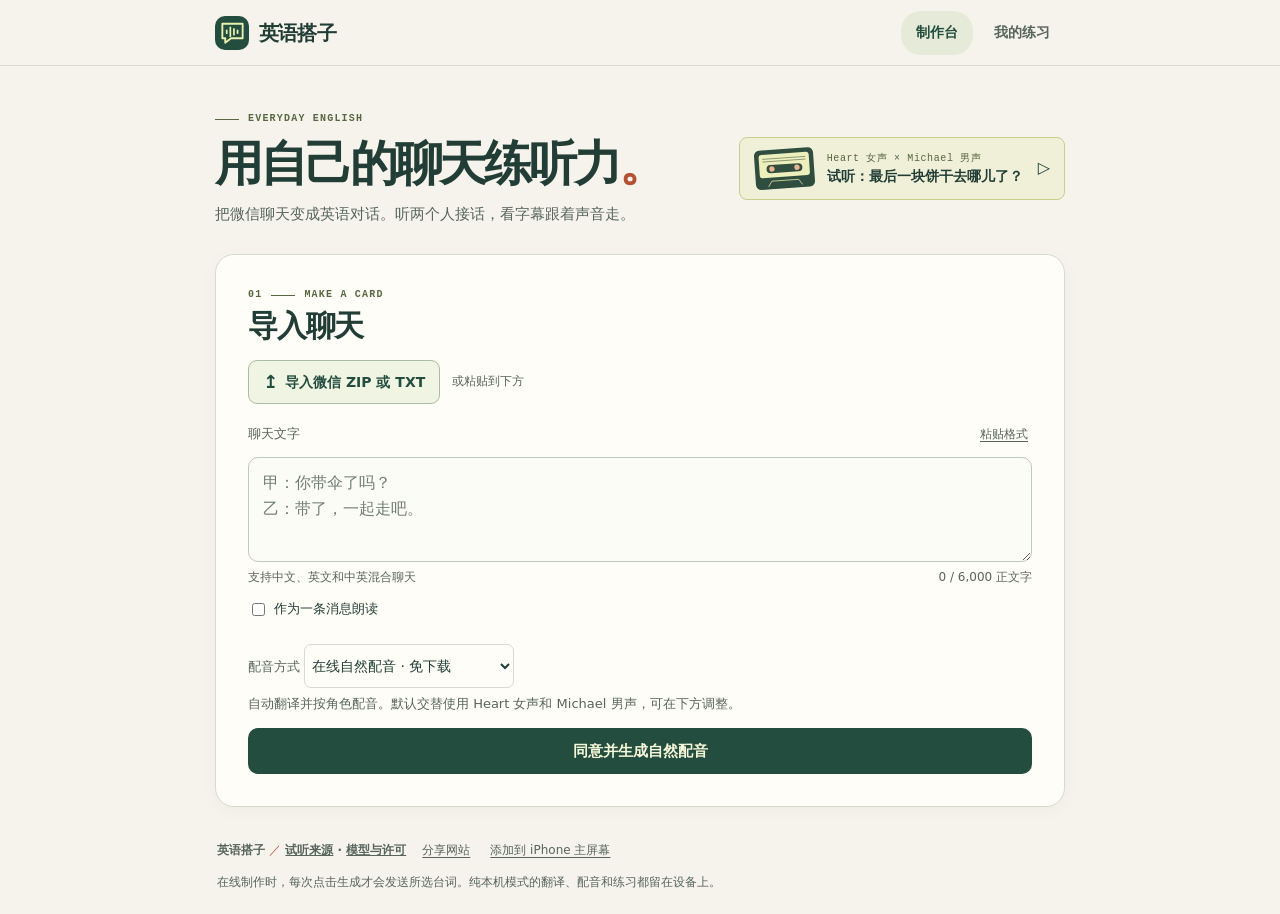
<file: index.html>
<!doctype html>
<html lang="zh-CN">
<head>
  <meta charset="utf-8">
  <meta http-equiv="Content-Security-Policy" content="default-src 'self'; script-src 'self' blob: 'wasm-unsafe-eval'; worker-src 'self' blob:; connect-src 'self' blob: https://api.mymemory.translated.net/get https://api.tts.ai/v1/ https://cdn.tts.ai https://kinabraytan-kokoro-tts-server.hf.space/gradio_api/ https://pendrokar-kokoro-tts.hf.space/gradio_api/ https://helsinki-nlp-opus-translate.hf.space/call/translate https://helsinki-nlp-opus-translate.hf.space/call/translate/; style-src 'self' 'unsafe-inline'; media-src 'self' blob:; img-src 'self' data:; object-src 'none'; base-uri 'none'; form-action 'none'">
  <meta name="viewport" content="width=device-width, initial-scale=1, viewport-fit=cover">
  <meta name="theme-color" content="#f5f3eb">
  <meta name="mobile-web-app-capable" content="yes">
  <meta name="apple-mobile-web-app-capable" content="yes">
  <meta name="apple-mobile-web-app-title" content="英语搭子">
  <link rel="manifest" href="./app.webmanifest">
  <link rel="apple-touch-icon" href="./icons/apple-touch-icon.png">
  <link rel="stylesheet" href="./style.css?v=14">
  <script type="module" src="./app.js?v=16"></script>
  <title>英语搭子 · 对话听力</title>
</head>
<body>
  <header class="mast"><div class="shell mast-in">
    <a class="brand" href="#workspace" aria-label="英语搭子，开始制作"><span class="mark" aria-hidden="true"><svg viewBox="0 0 40 40"><path d="M6 8h28v20H18l-8 6v-6H6z" fill="none" stroke="currentColor" stroke-width="2.6" stroke-linejoin="round"/><path d="M12 17v4m5-8v12m5-10v8m5-6v4" fill="none" stroke="currentColor" stroke-width="2.4" stroke-linecap="round"/></svg></span>英语搭子</a>
    <nav aria-label="主导航"><button type="button" id="studioTab" class="nav-tab" aria-current="page">制作台</button><button type="button" id="libraryTab" class="nav-tab">我的练习</button></nav>
  </div></header>
  <main class="shell" id="workspace">
    <div id="studioView">
    <section class="intro" aria-labelledby="title">
      <div><div class="kicker"><span></span> EVERYDAY ENGLISH</div><h1 id="title"><span>用自己的聊天</span><span>练听力<b class="period">。</b></span></h1><p>把微信聊天变成英语对话。听两个人接话，看字幕跟着声音走。</p></div>
      <button class="demo-link" id="demo" type="button"><svg class="tape" aria-hidden="true" viewBox="0 0 68 46" fill="none"><rect x="1" y="1" width="66" height="44" rx="6" fill="#304e40"/><rect x="6" y="6" width="56" height="26" rx="3" fill="#edf0bc"/><path d="M10 11h48m-48 3h48" stroke="#869176"/><rect x="14" y="18" width="40" height="9" rx="4.5" fill="#314e40"/><circle cx="20" cy="22.5" r="3" fill="#edb58d"/><circle cx="48" cy="22.5" r="3" fill="#edb58d"/><path d="m15 42 4-6h30l4 6" stroke="#c9cf9a"/></svg><span><small>Heart 女声 × Michael 男声</small><b>试听：最后一块饼干去哪儿了？</b></span><span class="arrow" aria-hidden="true">▷</span></button>
    </section>
    <section class="work-card" id="editor" aria-labelledby="editor-title">
      <div class="section-head"><div class="kicker">01 <span></span> MAKE A CARD</div><h2 id="editor-title">导入聊天</h2></div>
      <div class="intake-entry"><label class="file-pick"><span aria-hidden="true">↥</span> 导入微信 ZIP 或 TXT<input id="chatFile" type="file" accept=".zip,.txt,application/zip,application/x-zip-compressed,text/plain" aria-label="导入微信 ZIP 或 TXT"></label><span>或粘贴到下方</span><button type="button" class="plain" id="cancelFile" hidden>取消导入</button></div>
      <p id="fileStatus" class="small" role="status" aria-live="polite"></p>
      <div class="paste-heading"><label class="field-label" for="source">聊天文字</label><button type="button" id="formatHelp" aria-expanded="false" aria-controls="formatGuide">粘贴格式</button></div>
      <p class="format-tip" id="formatGuide" hidden>一句话或一段文字可直接粘贴，无需昵称。多人聊天可以写「昵称：消息」，也支持微信的昵称、日期时间、正文三行格式。若正文里的冒号被识别成昵称，可选择「作为一条消息朗读」。</p>
      <textarea id="source" rows="3" spellcheck="false" placeholder="甲：你带伞了吗？&#10;乙：带了，一起走吧。"></textarea>
      <div class="input-meta"><span id="materials">支持中文、英文和中英混合聊天</span><span id="characters">0 / 6,000 正文字</span></div>
      <label class="awake-option"><input id="singleMessage" type="checkbox" autocomplete="off">作为一条消息朗读</label>
      <details id="range" hidden><summary><span>本次制作范围 <small id="rangeSummary"></small></span><span class="adjust">选择</span></summary>
        <div class="range-row"><label>从第 <input type="number" id="rangeFrom" min="1" step="1" inputmode="numeric" value="1"> 条</label><label>到第 <input type="number" id="rangeTo" min="1" step="1" inputmode="numeric" value="1"> 条</label><div class="range-actions"><button type="button" id="prevRange" class="plain">上一段</button><button type="button" id="nextRange" class="plain">下一段</button></div></div>
        <p id="rangeNote" class="small" role="status"></p><p id="rangePreview" class="small"></p>
      </details>
      <p class="field-label"><label for="engine">配音方式 </label><select id="engine" autocomplete="off"><option value="online" selected>在线自然配音 · 免下载</option><option value="kokoro">纯本机配音 · 首次需下载模型</option></select></p>
      <p id="quickIntro" class="small">默认用 Heart 女声和 Michael 男声接话。在「角色与声音」里可以给每个人换声。</p>
      <details id="roles" hidden><summary><span>角色与声音 <small id="peopleCount"></small></span><span class="adjust">调整</span></summary><div id="cast"></div><p class="small" id="roleHint">按发言顺序分配声音，可为每个人重新选择。</p></details>
      <section id="translationReview" class="translation-review" aria-labelledby="reviewHeading" hidden>
        <h3 id="reviewHeading" tabindex="-1">核对待补的英文</h3>
        <p id="reviewSummary" class="small" role="status"></p>
        <p class="small">可以直接补英文，或在下方重试待译的原句。</p>
        <div id="reviewRows"></div>
        <p class="small" id="reviewDisclosure">按下面的配音按钮，即同意本次把已准备好的英文和音色交给 TTS.ai。未补的句子会跳过。</p>
        <button id="finishReview" class="plain" type="button" aria-describedby="reviewDisclosure"></button>
      </section>
      <div id="onlineTerms" class="online-terms" hidden>
        <strong id="onlineScope"></strong>
        <p id="onlineDisclosure">点击生成即同意本次发送。配音时会附上所选音色。昵称栏、时间栏和附件留在设备上，正文里提到的人名会随句发送。</p>
        <div id="translationBackupChoice" hidden>
          <label class="cloud-consent"><input id="allowTranslationBackup" type="checkbox" autocomplete="off" aria-describedby="translationBackupDetails">MyMemory 额度用完时，允许 OPUS Translate 接着翻译</label>
          <p id="translationBackupDetails" class="small" hidden>只有仍需翻译的正文会发给 Hugging Face 上由 Helsinki-NLP 提供的<a href="https://huggingface.co/spaces/Helsinki-NLP/opus-translate" target="_blank" rel="noopener noreferrer">备用翻译服务</a>。服务未注明原句的保留时间，也有排队和用量限制。此选择记在当前浏览器，可随时在下次生成前关闭。</p>
        </div>
        <div data-backup-control="allowBackup"></div>
        <details id="sendPreview"><summary>查看待翻译的原句</summary><ol id="sendLines"></ol></details>
        <details class="service-info"><summary>了解数据使用和免费额度</summary>
          <p>MyMemory 可能长期保存原句并交给翻译合作方处理。TTS.ai 暂存生成的录音，免费配音仅供个人非商业练习。</p>
          <p>制作听力卡不会扣 ChatGPT 的使用额度。在线翻译和配音分别有免费用量和请求频率限制。</p>
          <p><a href="https://mymemory.translated.net/terms-and-conditions" target="_blank" rel="noopener noreferrer">MyMemory 服务条款</a> · <a href="https://tts.ai/privacy/" target="_blank" rel="noopener noreferrer">TTS.ai 隐私政策</a> · <a href="https://tts.ai/terms/" target="_blank" rel="noopener noreferrer">TTS.ai 使用条款</a></p>
        </details>
      </div>
      <div class="generate-bar"><button id="generate" class="primary" type="button">同意并生成自然配音</button></div>
      <details id="packPanel" class="pack-panel" hidden><summary id="packToggle"><span><i class="pack-dot" aria-hidden="true"></i><strong id="downloadTitle">首次下载约 250 MB</strong><small>可提前准备</small></span><span class="adjust"></span></summary>
        <p id="downloadNote" class="small">首次使用时，翻译和配音文件从本站下载。建议先在 Wi-Fi 下准备，再导入聊天。重新打开网页后需再导入未保存的原文。模型会用一小句示例测试。</p>
        <label class="awake-option"><input id="stayAwake" type="checkbox"> 制作时尽量保持亮屏</label>
        <button class="plain" type="button" id="preparePack">提前下载并检查</button><p id="packStatus" class="small" role="status"></p>
      </details>
      <div id="jobProgress" class="job-progress" role="group" aria-labelledby="jobStage" hidden>
        <div class="job-top"><div><span class="job-label" id="jobLabel">制作进度</span><strong id="jobStage">准备制作</strong></div><span id="jobMetric"></span></div>
        <div class="job-track"><progress id="jobBar" max="100" aria-labelledby="jobStage" aria-describedby="jobDetail"></progress></div>
        <div class="job-bottom"><p id="jobDetail"></p><button id="cancel" type="button" class="plain" hidden>取消生成</button></div>
        <p id="checkpointNote" class="small" hidden></p><p id="foregroundNote" class="small">iPhone 切到后台或锁屏时，下载可能暂停。请尽量保持本页在前台。</p>
        <button id="switchOnline" type="button" class="plain" hidden>改用在线自然配音</button>
        <div id="jobWait" hidden><p id="waitHint" role="status"></p><button id="retryJob" type="button" class="plain">重新尝试</button></div>
      </div>
      <div class="job-line"><p id="progress" aria-live="polite" aria-atomic="true" role="status"></p></div>
    </section>
    <section class="work-card player" id="player" aria-labelledby="cardTitle" hidden>
      <div class="player-heading"><div class="section-head"><div class="kicker">02 <span></span> LISTEN</div><h2 id="cardTitle" tabindex="-1"></h2><p id="cardMeta" class="small"></p></div></div>
      <div id="streamProgress" class="stream-progress" hidden><p id="streamStatus" class="small" role="status"></p><button type="button" class="plain" id="stopStreaming">停止生成</button><button type="button" class="plain" id="backToGenerate" hidden>回到制作台继续</button></div>
      <details id="proofPanel" class="cloud-panel" hidden>
        <summary><span>校对英文<small id="proofHint">按上下文修改译文</small></span><span class="adjust">编辑</span></summary>
        <div class="cloud-body"><p class="small" id="proofDisclosure">可以按上下文修改英文。重新配音时，TTS.ai 会收到需要新录音的英文台词和对应音色。</p>
          <div id="proofBackupSettings" data-backup-control="proofBackup"></div>
          <div id="proofRows"></div><button type="button" id="applyProof" class="plain" aria-describedby="proofDisclosure">同意并为修改的英文重新配音</button>
          <p id="proofNote" class="small" role="status"></p>
        </div>
      </details>
      <details id="cloudPanel" class="cloud-panel" hidden>
        <summary><span><b>自然双人配音</b><small>Heart 女声 × Michael 男声</small></span><span class="adjust">选声音</span></summary>
        <div class="cloud-body">
          <p class="small">按出场顺序分配音色。可以给每个人单独选，也可以一键交换。</p>
          <div id="cloudCast"></div><button id="cloudSwap" class="plain" type="button">交换男女声</button>
          <details id="cloudPreview"><summary id="cloudScope">查看待发送的英文台词</summary><ol id="cloudLines"></ol></details>
          <p class="small">TTS.ai 会收到英文台词和所选音色，并暂存生成的录音。昵称栏、时间和附件留在设备上。台词里提到的人名会随句发送。免费声音仅供个人非商业练习。<a href="https://tts.ai/privacy/" target="_blank" rel="noopener noreferrer">隐私政策</a> · <a href="https://tts.ai/terms/" target="_blank" rel="noopener noreferrer">使用条款</a></p>
          <div data-backup-control="legacyBackup"></div>
          <label class="cloud-consent"><input id="cloudConsent" type="checkbox" autocomplete="off">同意按上方的服务设置发送本次英文台词</label>
          <div class="cloud-buttons"><button type="button" id="cloudGenerate" class="primary" disabled>生成自然配音</button><button type="button" id="cloudCancel" class="plain" hidden>停止配音</button></div>
          <p id="cloudStatus" class="small" role="status" aria-live="polite"></p>
        </div>
      </details>
      <div class="card-actions" id="cardActions" hidden><label>卡片名称<input type="text" id="practiceTitle" maxlength="100" autocomplete="off"></label><button type="button" class="plain" id="savePractice">存入我的练习</button><button type="button" class="plain save" id="saveCard" hidden>导出跟读文件</button></div>
      <p id="librarySaveNote" class="small" role="status"></p><p id="saveNote" role="status" class="small" hidden></p>
      <div class="transport">
        <div class="track-buttons"><button id="prevLine" class="step" aria-label="上一句" title="上一句">◀</button><button id="play" type="button" class="primary">▷ 播放</button><button id="nextLine" class="step" aria-label="下一句" title="下一句">▶</button></div>
        <span id="position" class="counter">01 / 01</span>
        <label class="speed">语速 <select id="rate" aria-label="语速"><option value="0.8">0.8×</option><option value="1" selected>1×</option><option value="1.15">1.15×</option><option value="1.3">1.3×</option></select></label>
        <div class="meter" id="meter" aria-hidden="true"><i></i></div>
      </div>
      <div class="reading-options"><label><input id="repeatLine" type="checkbox"> 单句循环</label><label><input id="showChinese" type="checkbox" checked> 显示原文</label><label><input id="follow" type="checkbox" checked> 随播放滚动</label></div>
      <p id="playerNote" role="status" class="small">点任意一句从这里听。</p>
      <div id="lines" class="lines" aria-label="逐句对话"></div>
    </section>
    </div>
    <section id="libraryView" hidden aria-labelledby="libraryTitle">
      <div class="intro"><div><div class="kicker"><span></span> LISTEN AGAIN</div><h1 id="libraryTitle">我的练习<span class="period">。</span></h1><p>打开一张卡，从上次听到的那句继续。</p></div></div>
      <div class="work-card shelf"><div class="shelf-heading"><h2>已保存的听力卡</h2><span id="libraryCount" class="counter"></span></div><p class="small">保存在当前设备和浏览器。清理网站数据会移除卡片。</p><p id="libraryStatus" role="status" class="small"></p><div id="practiceList"></div><button type="button" id="returnStudio" class="plain">去制作听力卡</button></div>
    </section>
    <footer><div class="footer-tools"><span>英语搭子 <b>／</b> <a href="./demo/CREDITS.txt">试听来源</a> · <a href="./assets/NOTICE.html">模型与许可</a></span><button type="button" id="shareSite" class="footer-link">分享网站</button><button type="button" id="installHelp" class="footer-link" aria-expanded="false" aria-controls="installTip">添加到 iPhone 主屏幕</button></div><p>在线制作时，每次点击生成才会发送所选台词。纯本机模式的翻译、配音和练习都留在设备上。</p><p id="installTip" hidden>在 iPhone 的 Safari 中打开本站，点分享菜单中的「添加到主屏幕」，再点「添加」。以后请从同一入口打开「我的练习」。</p><p id="shareStatus" role="status"></p></footer>
  </main>
  <template id="backupChoice">
    <label class="cloud-consent"><input type="checkbox" autocomplete="off">主服务额度不足或生成限速时，允许切换到 Hugging Face 备用配音</label>
    <p class="small" hidden>已开启自动接续。遇到限速后，本次尚未配音的部分会接着使用备用服务，已完成的录音保留。需要新配音的英文和音色可能发给社区维护的 <a href="https://huggingface.co/spaces/kinabraytan/kokoro-tts-server" target="_blank" rel="noopener noreferrer">Kokoro 服务</a>。女声换为 Bella，男声仍用 Michael；服务繁忙时也可能排队。录音可通过服务生成的链接访问，保留时间未注明。此选择会记在当前浏览器。</p>
    <div class="secondary-choice" hidden>
      <label class="cloud-consent secondary-consent"><input type="checkbox" autocomplete="off">第一备用也繁忙时，允许第二备用自动接续</label>
      <p class="small secondary-details" hidden>第一备用限流、暂不可用或等待结果超过 30 秒时，允许把尚未完成的英文和音色发给 <a href="https://huggingface.co/spaces/Pendrokar/Kokoro-TTS" target="_blank" rel="noopener noreferrer">Pendrokar 的 Kokoro 服务</a>，使用 Heart 女声和 Michael 男声，无需下载模型。录音可能通过生成的链接访问，保留时间未注明。超时切换不能保证原服务已停止处理。两家备用同在 Hugging Face，仍可能同时繁忙；全部不可用时保留进度供重试。此选择会记在当前浏览器。</p>
    </div>
  </template>
  <audio id="audio" preload="auto" playsinline></audio>
</body></html>
</file>
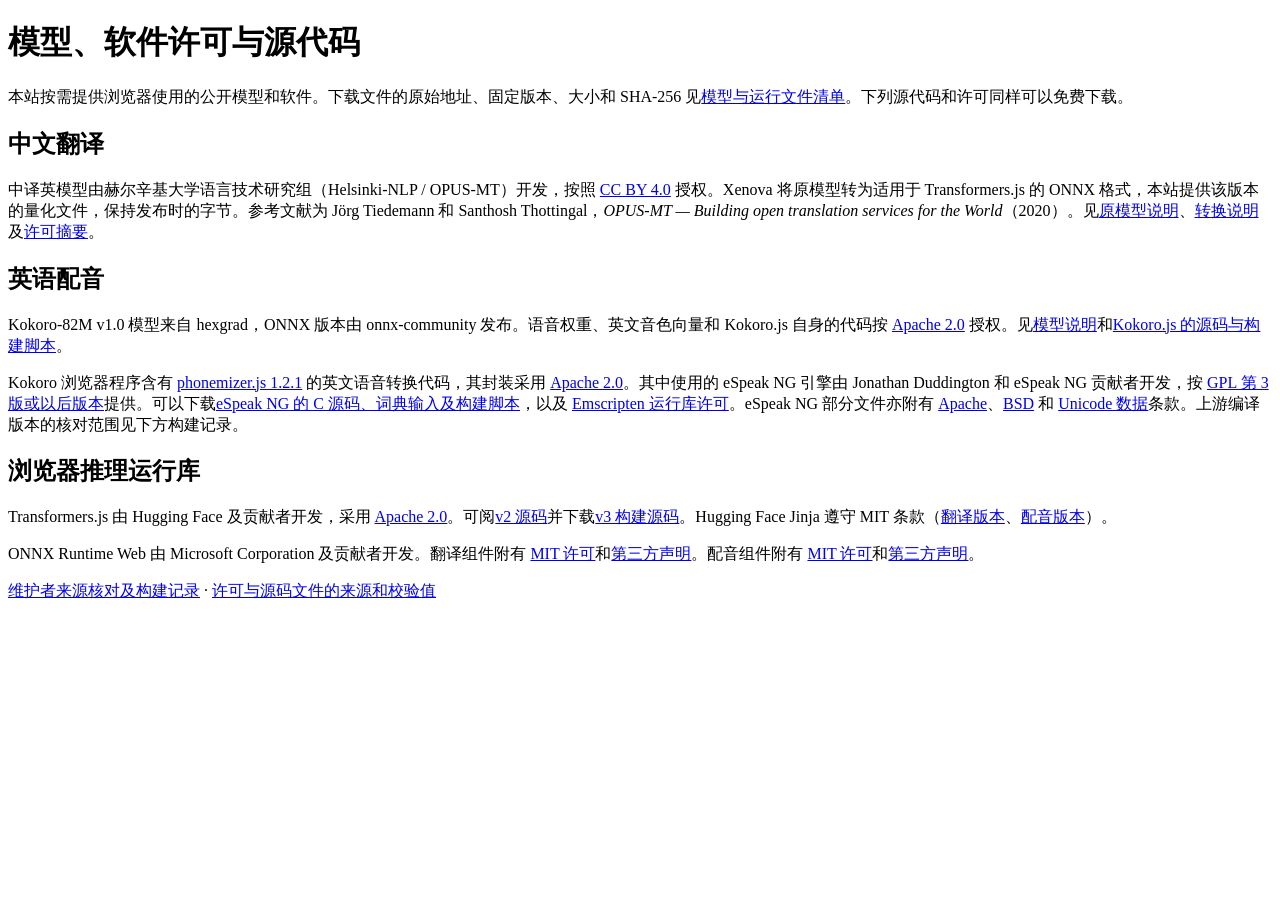
<file: assets/NOTICE.html>
<!doctype html>
<html lang="zh-CN"><meta charset="utf-8"><meta name="viewport" content="width=device-width,initial-scale=1">
<title>模型、软件许可与源代码 · 英语搭子</title>
<main><h1>模型、软件许可与源代码</h1>
<p>本站按需提供浏览器使用的公开模型和软件。下载文件的原始地址、固定版本、大小和 SHA-256 见<a href="manifest.json">模型与运行文件清单</a>。下列源代码和许可同样可以免费下载。</p>
<h2>中文翻译</h2>
<p>中译英模型由赫尔辛基大学语言技术研究组（Helsinki-NLP / OPUS-MT）开发，按照 <a href="licenses/CC-BY-4.0.txt">CC BY 4.0</a> 授权。Xenova 将原模型转为适用于 Transformers.js 的 ONNX 格式，本站提供该版本的量化文件，保持发布时的字节。参考文献为 Jörg Tiedemann 和 Santhosh Thottingal，<cite>OPUS-MT — Building open translation services for the World</cite>（2020）。见<a href="licenses/Marian-base-MODEL-CARD.md">原模型说明</a>、<a href="licenses/Marian-ONNX-MODEL-CARD.md">转换说明</a>及<a href="https://creativecommons.org/licenses/by/4.0/">许可摘要</a>。</p>
<h2>英语配音</h2>
<p>Kokoro-82M v1.0 模型来自 hexgrad，ONNX 版本由 onnx-community 发布。语音权重、英文音色向量和 Kokoro.js 自身的代码按 <a href="licenses/APACHE-2.0.txt">Apache 2.0</a> 授权。见<a href="licenses/Kokoro-ONNX-MODEL-CARD.md">模型说明</a>和<a href="licenses/kokoro-source.tar.gz">Kokoro.js 的源码与构建脚本</a>。</p>
<p>Kokoro 浏览器程序含有 <a href="licenses/phonemizer-source.tar.gz">phonemizer.js 1.2.1</a> 的英文语音转换代码，其封装采用 <a href="licenses/phonemizer-APACHE-2.0.txt">Apache 2.0</a>。其中使用的 eSpeak NG 引擎由 Jonathan Duddington 和 eSpeak NG 贡献者开发，按 <a href="licenses/eSpeak-COPYING.txt">GPL 第 3 版或以后版本</a>提供。可以下载<a href="licenses/espeak-source.tar.gz">eSpeak NG 的 C 源码、词典输入及构建脚本</a>，以及 <a href="licenses/Emscripten-LICENSE.txt">Emscripten 运行库许可</a>。eSpeak NG 部分文件亦附有 <a href="licenses/eSpeak-COPYING.APACHE.txt">Apache</a>、<a href="licenses/eSpeak-COPYING.BSD2.txt">BSD</a> 和 <a href="licenses/eSpeak-COPYING.UCD.txt">Unicode 数据</a>条款。上游编译版本的核对范围见下方构建记录。</p>
<h2>浏览器推理运行库</h2>
<p>Transformers.js 由 Hugging Face 及贡献者开发，采用 <a href="licenses/HUGGINGFACE-APACHE-2.0.txt">Apache 2.0</a>。可阅<a href="https://github.com/huggingface/transformers.js/tree/da2688626d7812ad1ea47fd304c2072cc685051b">v2 源码</a>并下载<a href="licenses/transformers-v3-source.tar.gz">v3 构建源码</a>。Hugging Face Jinja 遵守 MIT 条款（<a href="licenses/JINJA-v2-LICENSE.txt">翻译版本</a>、<a href="licenses/JINJA-v3-LICENSE.txt">配音版本</a>）。</p>
<p>ONNX Runtime Web 由 Microsoft Corporation 及贡献者开发。翻译组件附有 <a href="licenses/ORT-v2-MIT.txt">MIT 许可</a>和<a href="licenses/ORT-v2-ThirdPartyNotices.txt">第三方声明</a>。配音组件附有 <a href="licenses/ORT-v3-MIT.txt">MIT 许可</a>和<a href="licenses/ORT-v3-ThirdPartyNotices.txt">第三方声明</a>。</p>
<p><a href="licenses/BUILD.txt">维护者来源核对及构建记录</a> · <a href="licenses/sources.json">许可与源码文件的来源和校验值</a></p>
</main></html>
</file>
<file: style.css>
:root{color-scheme:light;--paper:#f5f3eb;--white:#fffdf8;--ink:#213d35;--muted:#57655c;--line:#d7dbcf;--dark:#234d3e;--sun:#ebefac;--orange:#b45132;--font:system-ui,-apple-system,BlinkMacSystemFont,"PingFang SC","Microsoft YaHei",sans-serif}
*{box-sizing:border-box}
[hidden]{display:none!important}
body{background:var(--paper);color:var(--ink);margin:0;font:16px/1.6 var(--font);-webkit-text-size-adjust:100%}
button,input,textarea,select{font:inherit}
button,summary,select{cursor:pointer}
button{color:inherit}
button:disabled{cursor:wait;opacity:.63}
a{color:inherit}
button:focus-visible,a:focus-visible,summary:focus-visible,select:focus-visible{outline:3px solid #9a6f27;outline-offset:3px}
.shell{width:min(100% - 40px,850px);margin-inline:auto}
.mast{border-bottom:1px solid var(--line);padding-top:env(safe-area-inset-top)}
.mast-in{display:flex;justify-content:space-between;align-items:center;min-height:65px}
.brand{font-weight:800;font-size:20px;text-decoration:none;display:inline-flex;align-items:center;gap:10px;letter-spacing:-.04em}
.mark{display:grid;place-items:center;width:34px;height:34px;border-radius:10px;color:#e9f1b1;background:var(--dark)}
.mark svg{width:29px;height:29px}
.mast-label,.kicker,.counter,.demo-link small{font-family:ui-monospace,SFMono-Regular,Menlo,monospace}
.mast-label{display:flex;gap:8px;align-items:center;color:var(--muted);font-size:12px}
.mast-label i{width:8px;height:8px;border-radius:50%;background:#75894c;box-shadow:0 0 0 4px #75894c1a}
.intro{padding:45px 0 28px;display:flex;align-items:flex-end;justify-content:space-between;gap:24px}
.kicker{display:flex;align-items:center;gap:9px;color:#586742;letter-spacing:.12em;font-weight:700;font-size:10px}
.kicker span{display:block;height:1px;width:24px;background:currentColor}
.intro h1{font-family:ui-serif,"Songti SC","STSong",serif;font-size:clamp(34px,5.8vw,58px);line-height:1.12;margin:.21em 0 .24em;letter-spacing:-.065em;font-weight:700}
.period{color:var(--orange)}
.intro p{margin:0;color:var(--muted);font-size:15px}
.demo-link{flex:none;display:inline-flex;align-items:center;gap:10px;padding:8px 12px 8px 8px;background:var(--sun);border:1px solid #c7d08b;border-radius:11px;text-align:left;line-height:1.3}
.demo-icon{display:grid;place-items:center;width:34px;height:34px;border:1px solid #a4b574;border-radius:50%;font-size:19px}
.demo-link small,.demo-link b{display:block}.demo-link small{font-size:8px;letter-spacing:.15em}.demo-link b{font-size:13px;margin-top:2px}.arrow{margin-left:3px}
.work-card{background:var(--white);border:1px solid var(--line);border-radius:19px;padding:clamp(18px,4vw,32px);margin-bottom:18px;box-shadow:0 3px 8px #253c2805}
.section-head h2{font-size:clamp(23px,3.4vw,30px);line-height:1.25;letter-spacing:-.04em;margin:4px 0 15px;overflow-wrap:anywhere}
.field-label{display:block;font-size:13px;color:var(--muted);margin-bottom:6px}
textarea{display:block;width:100%;resize:vertical;min-height:128px;max-height:60vh;border:1px solid #bdc9b9;border-radius:10px;background:#fbfcf5;color:var(--ink);padding:12px 14px;line-height:1.65;font-size:16px}
textarea:focus{outline:2px solid #819768;outline-offset:1px}textarea::placeholder{color:#737e72}
.input-meta,.reading-options{display:flex;align-items:center;flex-wrap:wrap;gap:6px 16px;color:var(--muted);font-size:12px}
.input-meta{justify-content:space-between;margin-top:6px}.input-meta #characters{font-variant-numeric:tabular-nums}
#roles{border-block:1px solid var(--line);margin-top:17px;padding:0 2px}
summary{min-height:42px;display:flex;align-items:center;justify-content:space-between;gap:10px;font-size:14px;font-weight:700;list-style:none}
summary::-webkit-details-marker{display:none}
summary small{color:var(--muted);font-weight:400;margin-left:5px}.adjust{color:var(--muted);font-size:12px;font-weight:500}.adjust:after{content:' ＋'}details[open] .adjust:after{content:' −'}
#cast{display:grid;grid-template-columns:repeat(auto-fit,minmax(min(220px,100%),1fr));gap:9px}
.cast-row{display:grid;grid-template-columns:minmax(0,1fr) auto;align-items:center;gap:8px;border:1px solid var(--line);border-radius:9px;padding:6px 8px;min-height:44px;background:#f7f8f0}
.cast-row span{overflow-wrap:anywhere;font-weight:650;font-size:14px}
select{border:1px solid var(--line);border-radius:7px;background:var(--white);color:var(--ink);padding:5px 3px;font-size:14px}
.small,#progress,.download-note span{color:var(--muted);font-size:13px;line-height:1.5}
.generate-bar{display:flex;gap:17px;align-items:center;justify-content:space-between;margin-top:20px}
.download-note{max-width:465px;line-height:1.4}.download-note strong,.download-note span{display:block}
.download-note strong{font-size:13px;margin-bottom:3px}.download-note span{font-size:12px}
.primary{border:0;border-radius:10px;background:var(--dark);color:#f6f7d8;font-size:15px;font-weight:650;min-height:46px;padding:10px 19px;white-space:nowrap}
.primary:hover,.primary:focus-visible{background:#183f31}
.job-line{display:flex;align-items:center;gap:8px;justify-content:space-between}
#progress{margin:12px 0 0}#progress:empty{margin:0}
#progress[data-kind=error],#playerNote[data-kind=error],#saveNote[data-kind=error]{color:#983e2c}
.plain{min-height:40px;padding:5px 10px;border:1px solid var(--line);border-radius:8px;background:var(--white);font-size:13px}
#cancel{flex:none;margin-top:8px}.player{scroll-margin-top:9px}.player-heading{display:flex;justify-content:space-between;align-items:flex-start;gap:14px}.player-heading .section-head{min-width:0}.player-heading h2{margin-bottom:2px}.player-heading p{margin:0 0 14px}
.transport{position:sticky;top:env(safe-area-inset-top,0px);z-index:2;display:grid;grid-template-columns:auto 1fr auto;align-items:center;gap:8px 12px;background:#f0f3e3;border:1px solid #ccd5ba;border-radius:11px;padding:9px 11px;box-shadow:0 2px 6px #2739240d}
.transport .primary{min-height:39px;padding:7px 14px}.counter,.speed{font-size:13px}.counter{font-variant-numeric:tabular-nums;letter-spacing:.025em}.speed{white-space:nowrap}.speed select{font-size:14px}.meter{height:3px;background:#d7dec7;border-radius:2px;grid-column:1/-1;overflow:hidden}.meter i{display:block;background:#70924d;height:100%;width:0}
.reading-options{margin-top:8px;font-size:13px}.reading-options label{display:inline-flex;align-items:center;gap:5px;min-height:35px}.reading-options input{accent-color:var(--dark);width:16px;height:16px;margin:0}
#playerNote{margin:0 0 8px;min-height:18px}.lines{border-top:1px solid var(--line)}.line{display:grid;grid-template-columns:34px 1fr;gap:0 8px;text-align:left;width:100%;padding:13px 10px;background:transparent;border:0;border-bottom:1px solid var(--line);scroll-margin-top:100px}
.line:hover{background:#f4f5eb}.line.active{background:#eef3d9;box-shadow:inset 3px 0 #798f4f}
.line-no{font:12px/1.65 ui-monospace,Menlo,monospace;color:#627248;grid-column:1;grid-row:1 / span 3}.line-name,.line-en,.line-zh{grid-column:2;overflow-wrap:anywhere}
.line-name{font-size:12px;color:#536648;font-weight:700}.line-en{font-family:ui-serif,Georgia,serif;font-size:clamp(19px,3.5vw,24px);line-height:1.32;color:#273e34;margin:3px 0}.line-zh{color:var(--muted);font-size:14px;line-height:1.55}
.line-state{grid-column:2;color:var(--muted);margin-top:4px}.line:disabled{opacity:.65;cursor:default}.stream-progress{display:flex;align-items:center;gap:8px;flex-wrap:wrap;background:#f0f4e2;border-radius:9px;padding:9px 12px;margin-bottom:12px}.stream-progress p{flex:1;min-width:180px;margin:0}.stream-progress button{font-size:12px;min-height:40px}
.hide-zh .line-zh{display:none}footer{display:flex;align-items:baseline;justify-content:space-between;color:var(--muted);font-size:12px;gap:14px;margin:22px 2px;padding-bottom:env(safe-area-inset-bottom,0px)}footer span{font-weight:700;white-space:nowrap}footer b{font-weight:400;color:var(--orange)}footer p{margin:0}
@media(max-width:580px){.shell{width:calc(100% - 28px)}.mast-in{min-height:53px}.intro{padding:23px 3px 17px;display:block}.intro p{font-size:14px}.demo-link{margin-top:13px;padding:5px 10px 5px 6px}.demo-icon{height:27px;width:27px;font-size:16px}.demo-link small{display:none}.demo-link b{margin:0}.generate-bar{flex-direction:column;align-items:stretch;gap:12px}.primary#generate{width:100%}.work-card{border-radius:15px}footer{align-items:flex-start;flex-direction:column;gap:5px}.section-head h2{margin-bottom:10px}.line{grid-template-columns:24px 1fr;padding-inline:7px}}
@media(prefers-reduced-motion:reduce){*{scroll-behavior:auto!important}}

.intake-entry{display:flex;flex-wrap:wrap;align-items:center;gap:7px 12px;margin:3px 0 9px}.intake-entry>span,.format-tip{font-size:12px;color:var(--muted)}
.file-pick{position:relative;display:inline-flex;align-items:center;justify-content:center;gap:7px;min-height:41px;padding:7px 14px;border:1px solid #acbca5;border-radius:9px;background:#f0f4e2;color:var(--dark);font-weight:650;font-size:14px;cursor:pointer}
.file-pick input{position:absolute;inset:0;width:100%;height:100%;opacity:0;cursor:pointer}.file-pick:focus-within{outline:3px solid #9a6f27;outline-offset:2px}.file-pick:has(input:disabled){opacity:.55}.file-pick span{font-size:18px;line-height:1}
#fileStatus,.format-tip{margin:5px 0 8px}#fileStatus:empty{display:none}#fileStatus[data-kind=error],#rangeNote[data-kind=error]{color:#983e2c}
#range{margin:10px 0;border-block:1px solid var(--line)}.range-row,.range-actions{display:flex;align-items:center;gap:8px;flex-wrap:wrap}.range-row label{font-size:13px;color:var(--muted);white-space:nowrap}
.range-row input{width:4.2em;max-width:30vw;min-height:38px;text-align:center;border:1px solid var(--line);border-radius:6px;background:var(--white);color:var(--ink);font-size:16px}.range-actions .plain{min-height:38px}.range-actions button:disabled{cursor:default}
#rangeNote,#rangePreview{margin:7px 0;overflow-wrap:anywhere}#rangePreview{font-size:12px}

.job-progress{margin-top:15px;border:1px solid #b8c8a2;border-radius:12px;background:#f1f5e5;padding:12px 14px;scroll-margin-block:12px;scroll-margin-bottom:calc(12px + env(safe-area-inset-bottom,0px))}
.job-top,.job-bottom{display:flex;align-items:center;justify-content:space-between;gap:10px}
.job-label{display:block;color:#5a694d;font-size:11px;font-weight:650;letter-spacing:.09em}#jobStage{display:block;font-size:16px;line-height:1.4;overflow-wrap:anywhere}
#jobMetric{flex:none;font:650 17px/1.25 ui-monospace,Menlo,monospace;color:var(--dark);font-variant-numeric:tabular-nums}
.job-track{position:relative;overflow:hidden;height:8px;margin:9px 0 6px;background:#d8e2c9;border-radius:6px}
#jobBar{appearance:none;-webkit-appearance:none;background:transparent;border:0;width:100%;height:100%;display:block;color:#4b7651;accent-color:#4b7651}
#jobBar::-webkit-progress-bar{background:transparent}#jobBar::-webkit-progress-value{background:#4b7651;border-radius:6px}#jobBar::-moz-progress-bar{background:#4b7651;border-radius:6px}
.job-progress[data-indeterminate="true"] #jobBar{opacity:0}.job-progress[data-indeterminate="true"] .job-track:after{content:'';position:absolute;inset:0 auto 0 0;width:30%;background:#6a8956;border-radius:6px;animation:job-travel 1.6s ease-in-out infinite alternate}
@keyframes job-travel{to{transform:translateX(234%)}}
#jobDetail{color:#4d5d4b;margin:0;font-size:13px;line-height:1.45;overflow-wrap:anywhere}.job-bottom #cancel{margin:0;min-height:34px;font-size:12px;white-space:nowrap}
#progress.sr-only{position:absolute;width:1px;height:1px;clip-path:inset(50%);overflow:hidden;white-space:nowrap;margin:0}
#jobWait{border-top:1px solid #c7d4ba;margin-top:10px;padding-top:9px;display:flex;align-items:center;gap:12px;justify-content:space-between}
#waitHint{margin:0;color:#435140;font-size:13px;line-height:1.55}#retryJob{white-space:nowrap;min-height:42px;flex-shrink:0}
@media(prefers-reduced-motion:reduce){.job-progress[data-indeterminate="true"] .job-track:after{animation:none;background:repeating-linear-gradient(45deg,#8ba47b 0 6px,#688753 6px 12px);width:100%}}

/* Studio and listening shelf */
.mast-in nav,.track-buttons,.card-actions,.shelf-heading,.shelf-actions{display:flex;align-items:center;gap:6px}
.nav-tab{border:0;border-radius:20px;background:transparent;color:var(--muted);padding:7px 15px;min-height:44px;font-size:14px;font-weight:650}
.nav-tab[aria-current=page]{color:var(--dark);background:#e5ebd8}
.intro{align-items:center}.demo-link{border-radius:8px;background:#eff0d7;gap:12px;padding:10px 14px}
.tape{width:61px;flex-shrink:0;transform:rotate(-4deg)}.demo-link small{font-size:10px;color:#586641;letter-spacing:.06em}.demo-link b{font-size:14px}
.work-card{box-shadow:0 4px 18px #29442c08}textarea{min-height:96px}
.generate-bar{margin:14px 0 0}.generate-bar .primary{width:100%}
input[type=checkbox]{accent-color:var(--dark)}.plain,summary,.file-pick,select,.reading-options label,.range-actions .plain,.job-bottom #cancel{min-height:44px}
#roles,#range{margin:4px 0}.pack-panel{border-top:1px dashed var(--line);margin-top:14px}.pack-panel>summary>span:first-child{display:flex;align-items:center;flex-wrap:wrap;gap:6px}.pack-panel summary small{margin:0}.pack-dot{width:8px;height:8px;border-radius:50%;background:#719254}
.awake-option{display:inline-flex;align-items:center;gap:6px;min-height:44px;margin-right:10px;font-size:13px}.pack-panel .small{margin:3px 0 8px}
#foregroundNote,#checkpointNote{margin:8px 0 0;font-size:12px}#checkpointNote{color:#355e32}.pack-panel #packStatus:empty,#librarySaveNote:empty,#libraryStatus:empty{display:none}
.card-actions{gap:6px 10px;flex-wrap:wrap;margin:0 0 12px}.card-actions label{display:inline-flex;align-items:center;gap:7px;font-size:12px;color:var(--muted)}.card-actions input{min-height:44px;width:min(12em,46vw);font-size:16px;padding:4px 8px;border:1px solid var(--line);border-radius:7px;background:#fbfcf5;color:var(--ink)}
.step{width:44px;height:44px;border:0;background:transparent;border-radius:8px;font-size:13px;color:var(--dark)}.step:hover{background:#dce4c9}.step:disabled{opacity:.3;cursor:default}.transport .primary{min-height:44px}
.transport{grid-template-columns:auto minmax(40px,1fr) auto;gap:4px 8px}.track-buttons{gap:0}.reading-options{gap:2px 16px}
.shelf-heading{justify-content:space-between}.shelf h2{margin:0;font-size:20px}.shelf>.small{margin:5px 0 12px}
.shelf-item{border-top:1px solid var(--line);padding:14px 0;display:flex;align-items:center;justify-content:space-between;gap:12px}.shelf-item strong{display:block;overflow-wrap:anywhere}.shelf-item p{margin:2px 0}.shelf-actions{flex-wrap:wrap;flex-shrink:0}
.shelf-actions button{min-height:44px}.shelf-open{background:var(--dark);color:white}.shelf-empty{background:#f3f5e8;border-radius:10px;padding:22px;margin:12px 0;color:var(--muted)}.shelf-empty strong{display:block;color:var(--ink)}
@media(max-width:580px){.intro{padding:16px 2px 13px}.intro .kicker{font-size:9px}.intro h1{font-size:clamp(28px,7.4vw,40px)}.intro p{font-size:13px}.demo-link{margin-top:8px;min-height:44px;padding:4px 10px;gap:7px}.tape{width:37px}.demo-link small{display:none}.demo-link b{font-size:12px}.work-card{padding:16px}.section-head h2{margin-bottom:8px}.field-label{margin:6px 0}.intake-entry{margin:0 0 5px}.pack-panel{margin-top:8px}.nav-tab{padding:5px 10px}.shelf-item{flex-wrap:wrap}.transport{padding:6px}.reading-options{gap:2px 9px}.brand{font-size:18px}.speed select{padding-inline:1px}}
@media(max-width:370px){.transport{grid-template-columns:auto 1fr;gap:3px}.transport .speed{grid-column:2;grid-row:1;text-align:right;font-size:0}.transport .counter{grid-column:1/-1;text-align:center;font-size:11px}.reading-options{font-size:12px}}

#title>span{display:inline-block}.intro #title .period{font:inherit}
@media(min-width:581px){.intro #title{font-size:clamp(35px,4.4vw,48px)}}
@media(min-width:581px) and (max-width:760px){.demo-link .tape{width:45px}.demo-link{gap:7px;padding:7px}}

.paste-heading,.footer-tools{display:flex;align-items:center;gap:8px;flex-wrap:wrap}.paste-heading{justify-content:space-between}.paste-heading .field-label{margin:0}
#formatHelp,.footer-link{padding:4px;border:0;background:none;color:var(--muted);font-size:12px;text-decoration:underline;text-underline-offset:3px;min-height:44px}
footer{display:block}.footer-tools{gap:5px 12px}footer p{margin:0 0 4px}#shareStatus{overflow-wrap:anywhere}

#quickIntro{margin:2px 0 6px}
.online-terms{border:1px solid #cbd5bb;border-inline-start:3px solid #728c58;background:#f5f7eb;border-radius:9px;margin:10px 0 0;padding:10px 13px;font-size:13px;color:#3e5347}
.online-terms strong{color:var(--ink)}.online-terms p{margin:3px 0}.online-terms summary{font-size:13px;text-decoration:underline;justify-content:flex-start;color:var(--muted);min-height:44px}
.online-terms ol{max-height:12em;overflow:auto;margin:0 0 7px;padding:6px 4px 6px 28px;overscroll-behavior:contain;background:var(--white);border-radius:6px}.online-terms li{white-space:pre-wrap;overflow-wrap:anywhere}
.service-info[open] p{margin:4px 0 8px}.service-info a{text-underline-offset:2px}#switchOnline{margin-top:8px}

.cloud-panel{border:1px solid #bfceaf;border-radius:11px;margin:0 0 14px;background:#f4f7eb}
.cloud-panel>summary{padding:7px 12px;color:var(--dark)}
.cloud-panel>summary small{display:inline-block;margin:0 0 0 8px}
.cloud-body{padding:0 12px 12px}.cloud-body>p{margin:5px 0 9px}
#cloudCast{display:grid;grid-template-columns:repeat(auto-fit,minmax(min(210px,100%),1fr));gap:6px;margin-bottom:7px}
#cloudPreview>summary{justify-content:flex-start;font-size:13px;text-decoration:underline}
#cloudLines{max-height:12em;overflow:auto;margin:0 0 8px;background:var(--white);padding:7px 8px 7px 30px;border-radius:7px}
#cloudLines li{overflow-wrap:anywhere;white-space:pre-wrap}
.cloud-consent,.cloud-buttons{display:flex;align-items:center;gap:8px;flex-wrap:wrap}
.cloud-consent{min-height:44px;font-size:13px;font-weight:650;flex-wrap:nowrap}
.cloud-consent input{width:18px;height:18px;flex:none}.cloud-buttons{margin-top:6px}
#cloudStatus:empty{display:none}#cloudStatus[data-kind=error]{color:#983e2c}

.translation-review{margin:14px 0;padding:14px;border:1px solid #d6bd8d;border-radius:10px;background:#fcf8ee}
.translation-review h3{margin:0;font-size:17px}.translation-review p{margin:4px 0}
#reviewRows,#proofRows{display:grid;gap:12px;margin:10px 0 12px}
#reviewRows label,#proofRows label{display:grid;gap:3px}#reviewRows strong,#reviewRows small{font-size:12px;color:var(--muted)}
#reviewRows span,#proofRows span{overflow-wrap:anywhere;white-space:pre-wrap}#reviewRows textarea,#proofRows textarea{min-height:52px;line-height:1.45;padding:8px}
#reviewRows textarea[aria-invalid=true]{border-color:#983e2c}
</file>
